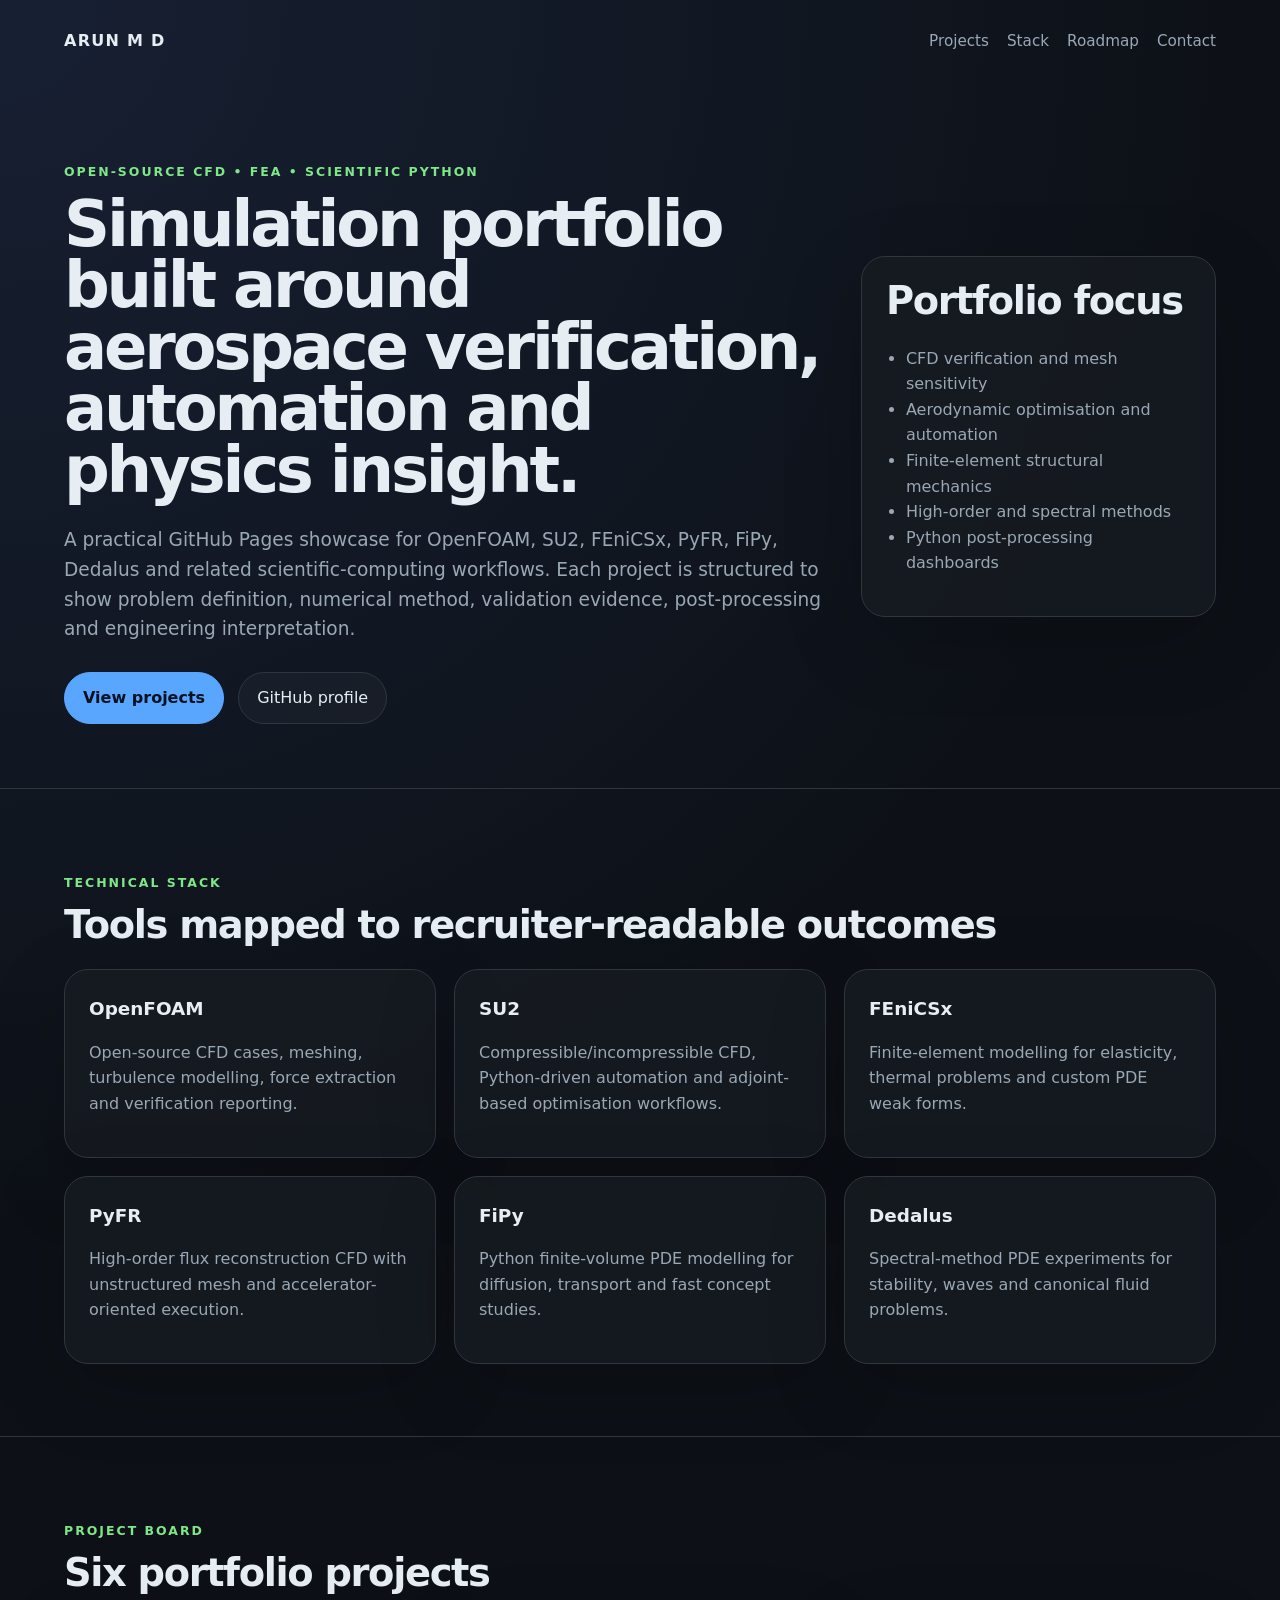
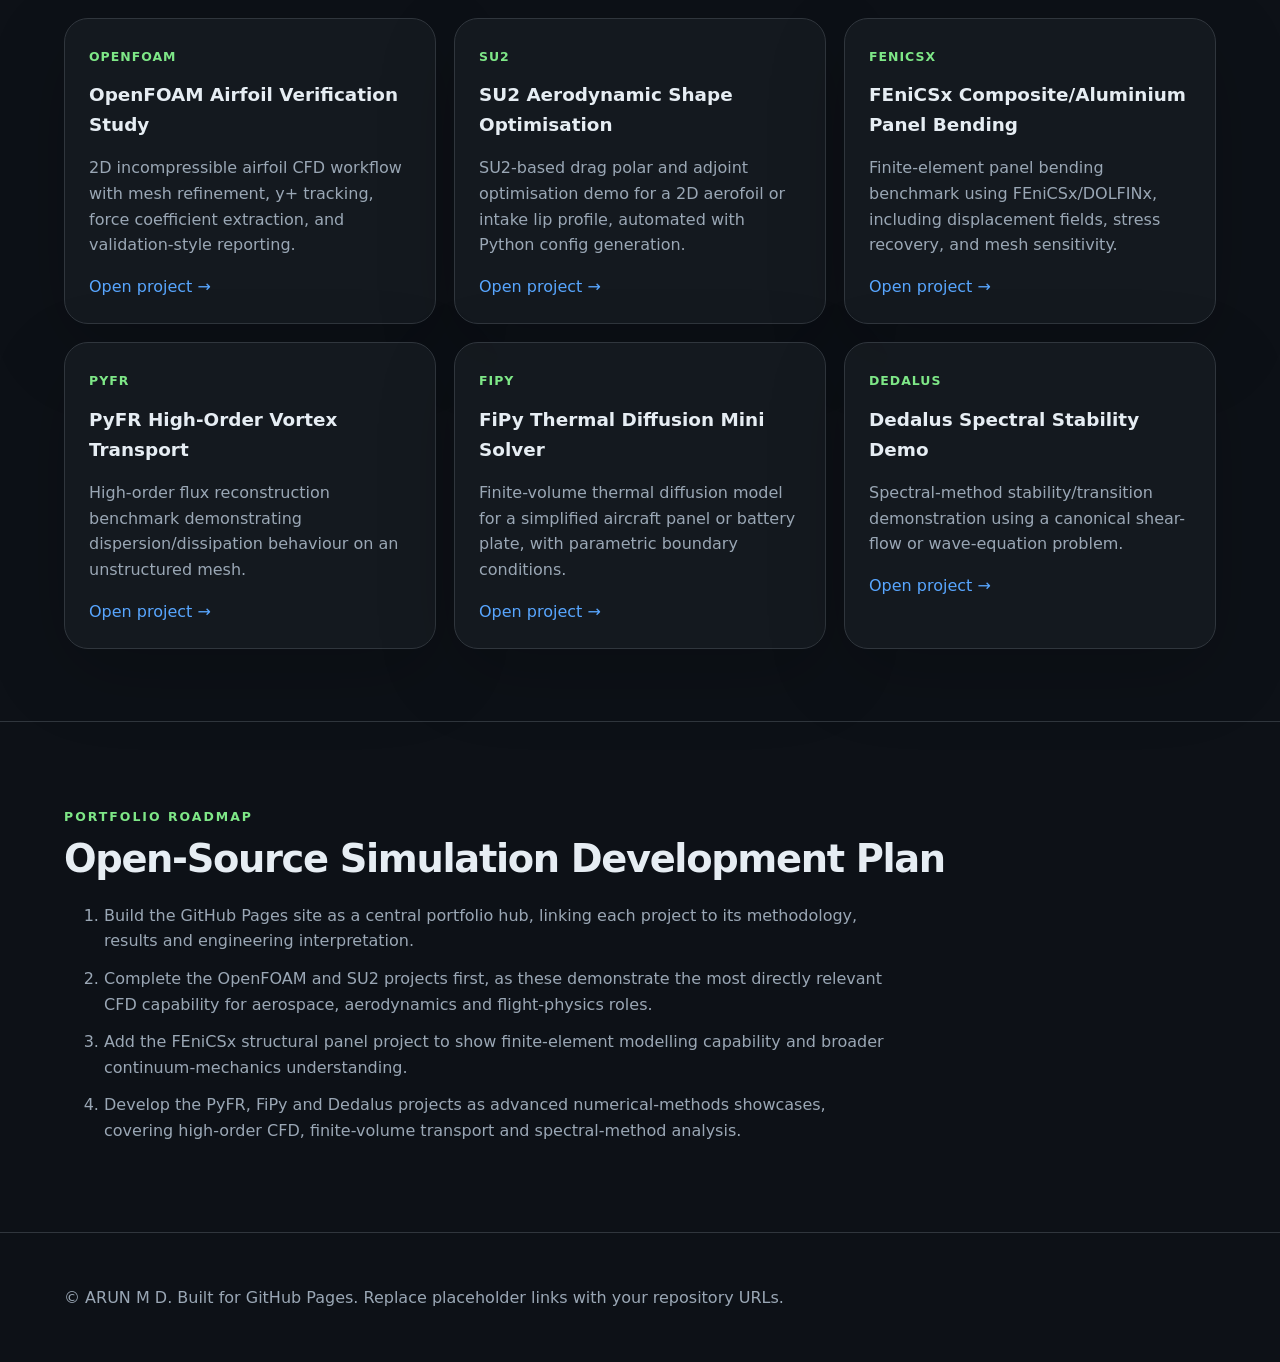
<file: index.html>
<!doctype html>
<html lang="en">
<head>
  <meta charset="utf-8">
  <meta name="viewport" content="width=device-width, initial-scale=1">
  <title>ARUN M D | Open-Source CFD & Simulation Portfolio</title>
  <meta name="description" content="A GitHub Pages portfolio for open-source CFD, finite-element, finite-volume and spectral-method projects using OpenFOAM, SU2, FEniCSx, PyFR, FiPy and Dedalus.">
  <link rel="stylesheet" href="assets/styles.css">
</head>
<body>
  <header class="hero">
    <nav>
      <div class="brand">ARUN M D</div>
      <div class="links">
        <a href="#projects">Projects</a>
        <a href="#stack">Stack</a>
        <a href="#roadmap">Roadmap</a>
        <a href="mailto:arun8.b@gmail.com">Contact</a>
      </div>
    </nav>
    <section class="hero-grid">
      <div>
        <p class="eyebrow">Open-source CFD • FEA • Scientific Python</p>
        <h1>Simulation portfolio built around aerospace verification, automation and physics insight.</h1>
        <p class="lead">A practical GitHub Pages showcase for OpenFOAM, SU2, FEniCSx, PyFR, FiPy, Dedalus and related scientific-computing workflows. Each project is structured to show problem definition, numerical method, validation evidence, post-processing and engineering interpretation.</p>
        <div class="cta-row">
          <a class="button primary" href="#projects">View projects</a>
          <a class="button" href="https://github.com/" target="_blank" rel="noreferrer">GitHub profile</a>
        </div>
      </div>
      <aside class="summary-card">
        <h2>Portfolio focus</h2>
        <ul>
          <li>CFD verification and mesh sensitivity</li>
          <li>Aerodynamic optimisation and automation</li>
          <li>Finite-element structural mechanics</li>
          <li>High-order and spectral methods</li>
          <li>Python post-processing dashboards</li>
        </ul>
      </aside>
    </section>
  </header>

  <main>
    <section id="stack" class="section">
      <p class="eyebrow">Technical stack</p>
      <h2>Tools mapped to recruiter-readable outcomes</h2>
      <div class="stack-grid">
        <article><h3>OpenFOAM</h3><p>Open-source CFD cases, meshing, turbulence modelling, force extraction and verification reporting.</p></article>
        <article><h3>SU2</h3><p>Compressible/incompressible CFD, Python-driven automation and adjoint-based optimisation workflows.</p></article>
        <article><h3>FEniCSx</h3><p>Finite-element modelling for elasticity, thermal problems and custom PDE weak forms.</p></article>
        <article><h3>PyFR</h3><p>High-order flux reconstruction CFD with unstructured mesh and accelerator-oriented execution.</p></article>
        <article><h3>FiPy</h3><p>Python finite-volume PDE modelling for diffusion, transport and fast concept studies.</p></article>
        <article><h3>Dedalus</h3><p>Spectral-method PDE experiments for stability, waves and canonical fluid problems.</p></article>
      </div>
    </section>

    <section id="projects" class="section">
      <p class="eyebrow">Project board</p>
      <h2>Six portfolio projects</h2>
      <div class="project-grid">
        
        <article class="project-card">
          <div class="tool">OpenFOAM</div>
          <h3>OpenFOAM Airfoil Verification Study</h3>
          <p>2D incompressible airfoil CFD workflow with mesh refinement, y+ tracking, force coefficient extraction, and validation-style reporting.</p>
          <a href="projects/openfoam-airfoil-verification/">Open project →</a>
        </article>
        
        <article class="project-card">
          <div class="tool">SU2</div>
          <h3>SU2 Aerodynamic Shape Optimisation</h3>
          <p>SU2-based drag polar and adjoint optimisation demo for a 2D aerofoil or intake lip profile, automated with Python config generation.</p>
          <a href="projects/su2-aero-optimisation/">Open project →</a>
        </article>
        
        <article class="project-card">
          <div class="tool">FEniCSx</div>
          <h3>FEniCSx Composite/Aluminium Panel Bending</h3>
          <p>Finite-element panel bending benchmark using FEniCSx/DOLFINx, including displacement fields, stress recovery, and mesh sensitivity.</p>
          <a href="projects/fenicsx-structural-panel/">Open project →</a>
        </article>
        
        <article class="project-card">
          <div class="tool">PyFR</div>
          <h3>PyFR High-Order Vortex Transport</h3>
          <p>High-order flux reconstruction benchmark demonstrating dispersion/dissipation behaviour on an unstructured mesh.</p>
          <a href="projects/pyfr-high-order-vortex/">Open project →</a>
        </article>
        
        <article class="project-card">
          <div class="tool">FiPy</div>
          <h3>FiPy Thermal Diffusion Mini Solver</h3>
          <p>Finite-volume thermal diffusion model for a simplified aircraft panel or battery plate, with parametric boundary conditions.</p>
          <a href="projects/fipy-diffusion-thermal/">Open project →</a>
        </article>
        
        <article class="project-card">
          <div class="tool">Dedalus</div>
          <h3>Dedalus Spectral Stability Demo</h3>
          <p>Spectral-method stability/transition demonstration using a canonical shear-flow or wave-equation problem.</p>
          <a href="projects/dedalus-stability-demo/">Open project →</a>
        </article>
        
      </div>
    </section>

<section id="roadmap" class="section roadmap">
  <p class="eyebrow">Portfolio roadmap</p>
  <h2>Open-Source Simulation Development Plan</h2>
  <ol>
    <li>Build the GitHub Pages site as a central portfolio hub, linking each project to its methodology, results and engineering interpretation.</li>
    <li>Complete the OpenFOAM and SU2 projects first, as these demonstrate the most directly relevant CFD capability for aerospace, aerodynamics and flight-physics roles.</li>
    <li>Add the FEniCSx structural panel project to show finite-element modelling capability and broader continuum-mechanics understanding.</li>
    <li>Develop the PyFR, FiPy and Dedalus projects as advanced numerical-methods showcases, covering high-order CFD, finite-volume transport and spectral-method analysis.</li>
  </ol>
</section>

  <footer>
    <p>© ARUN M D. Built for GitHub Pages. Replace placeholder links with your repository URLs.</p>
  </footer>
</body>
</html>
</file>
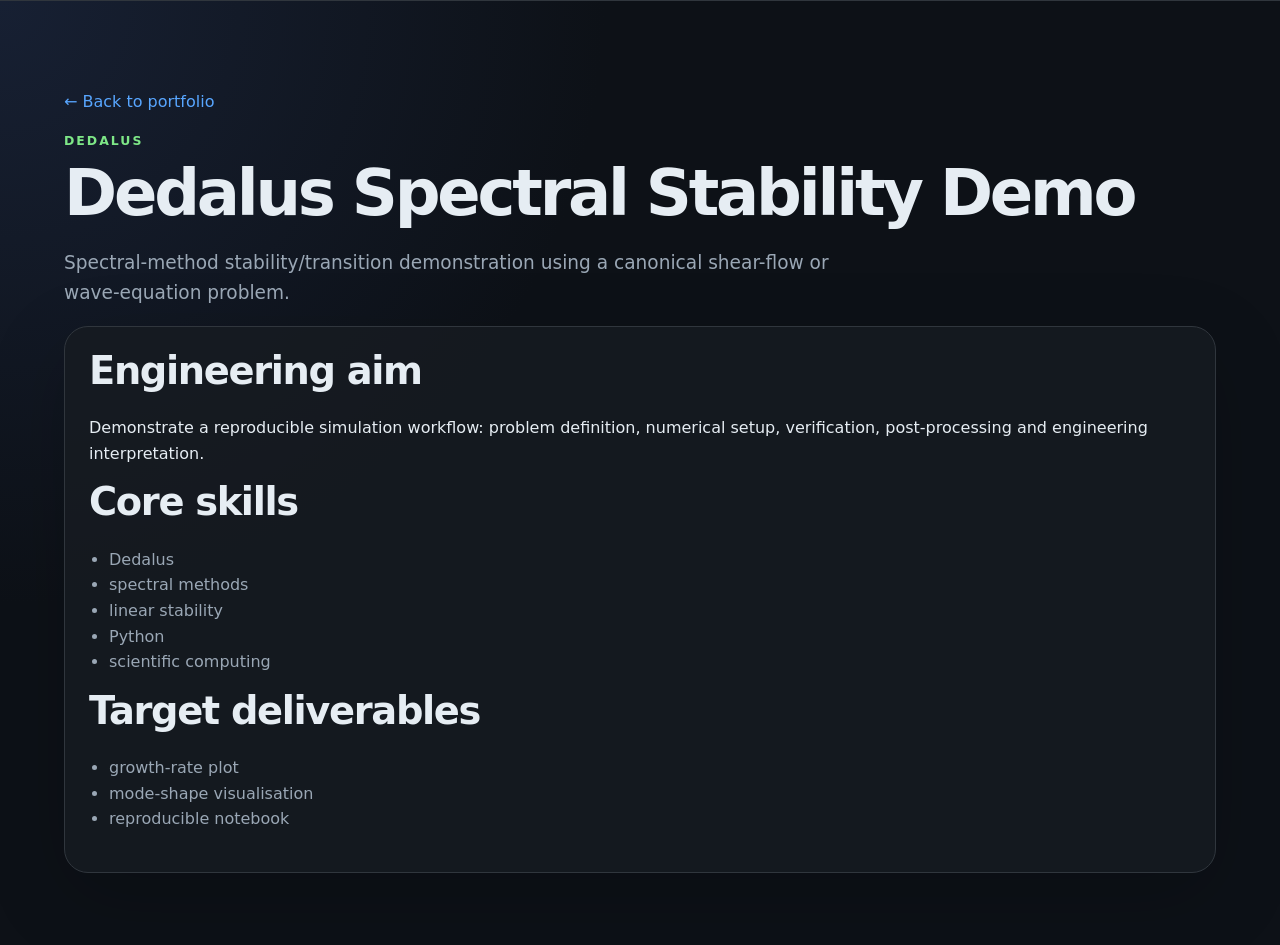
<file: projects/dedalus-stability-demo/index.html>
<!doctype html>
<html lang="en">
<head>
  <meta charset="utf-8">
  <meta name="viewport" content="width=device-width, initial-scale=1">
  <title>Dedalus Spectral Stability Demo | ARUN M D</title>
  <link rel="stylesheet" href="../../assets/styles.css">
</head>
<body>
  <main class="section">
    <p><a href="../../">← Back to portfolio</a></p>
    <p class="eyebrow">Dedalus</p>
    <h1>Dedalus Spectral Stability Demo</h1>
    <p class="lead">Spectral-method stability/transition demonstration using a canonical shear-flow or wave-equation problem.</p>

    <section class="summary-card">
      <h2>Engineering aim</h2>
      <p>Demonstrate a reproducible simulation workflow: problem definition, numerical setup, verification, post-processing and engineering interpretation.</p>

      <h2>Core skills</h2>
      <ul>
        <li>Dedalus</li><li>spectral methods</li><li>linear stability</li><li>Python</li><li>scientific computing</li>
      </ul>

      <h2>Target deliverables</h2>
      <ul>
        <li>growth-rate plot</li><li>mode-shape visualisation</li><li>reproducible notebook</li>
      </ul>
    </section>
  </main>
</body>
</html>
</file>
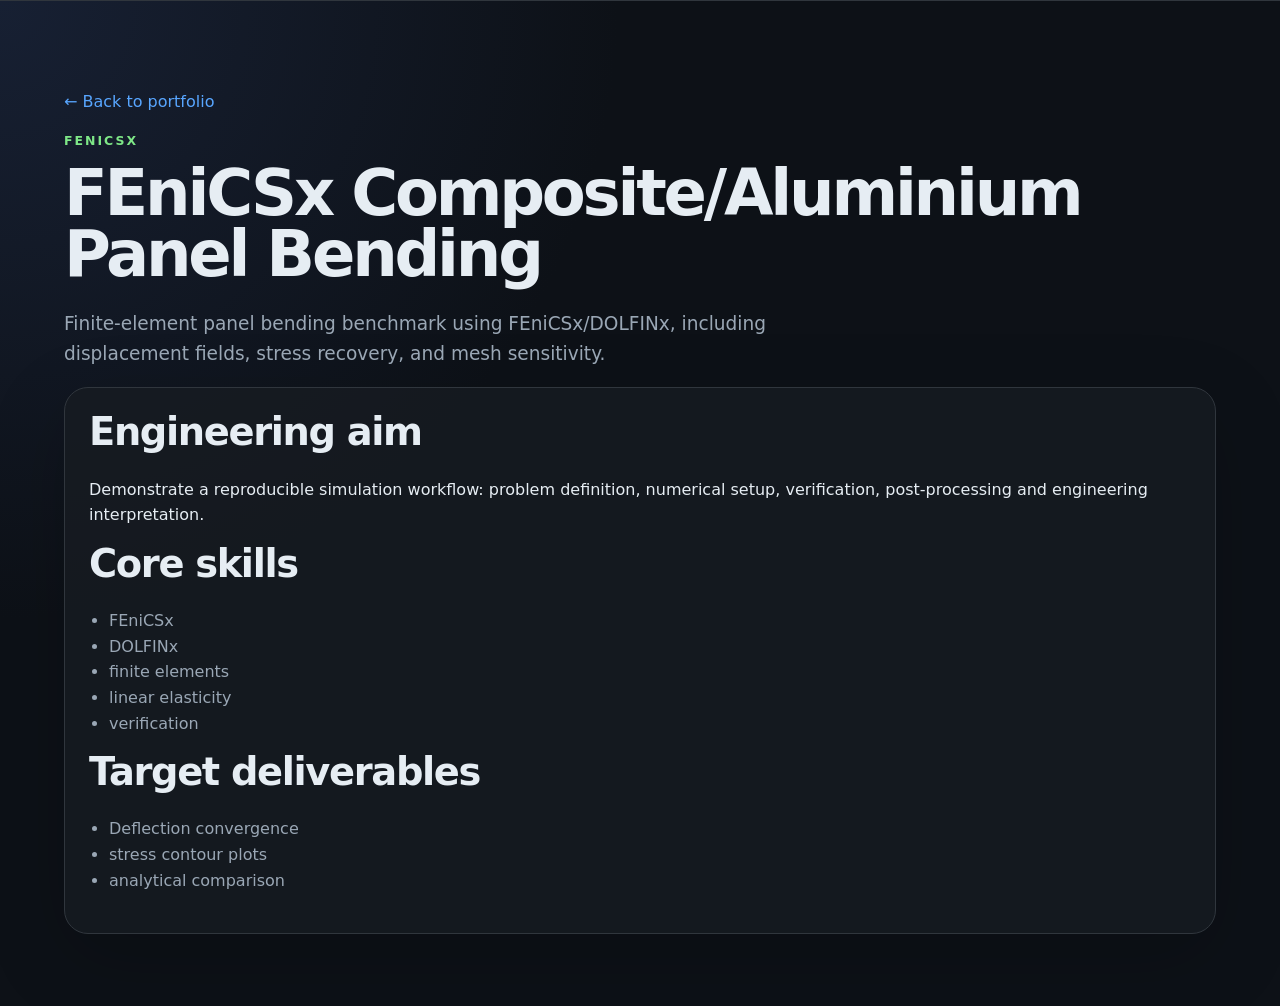
<file: projects/fenicsx-structural-panel/index.html>
<!doctype html>
<html lang="en">
<head>
  <meta charset="utf-8">
  <meta name="viewport" content="width=device-width, initial-scale=1">
  <title>FEniCSx Composite/Aluminium Panel Bending | ARUN M D</title>
  <link rel="stylesheet" href="../../assets/styles.css">
</head>
<body>
  <main class="section">
    <p><a href="../../">← Back to portfolio</a></p>
    <p class="eyebrow">FEniCSx</p>
    <h1>FEniCSx Composite/Aluminium Panel Bending</h1>
    <p class="lead">Finite-element panel bending benchmark using FEniCSx/DOLFINx, including displacement fields, stress recovery, and mesh sensitivity.</p>

    <section class="summary-card">
      <h2>Engineering aim</h2>
      <p>Demonstrate a reproducible simulation workflow: problem definition, numerical setup, verification, post-processing and engineering interpretation.</p>

      <h2>Core skills</h2>
      <ul>
        <li>FEniCSx</li><li>DOLFINx</li><li>finite elements</li><li>linear elasticity</li><li>verification</li>
      </ul>

      <h2>Target deliverables</h2>
      <ul>
        <li>Deflection convergence</li><li>stress contour plots</li><li>analytical comparison</li>
      </ul>
    </section>
  </main>
</body>
</html>
</file>
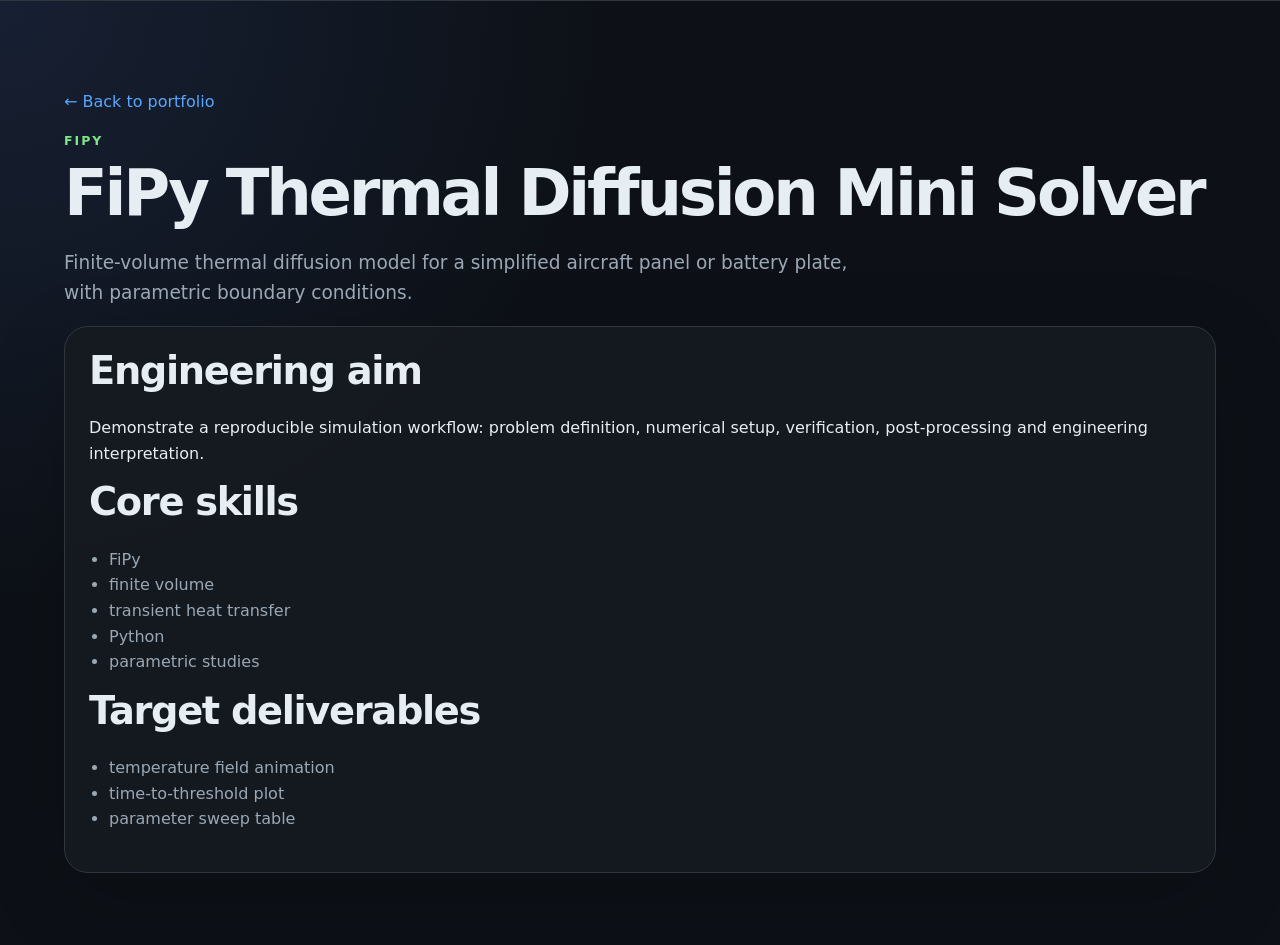
<file: projects/fipy-diffusion-thermal/index.html>
<!doctype html>
<html lang="en">
<head>
  <meta charset="utf-8">
  <meta name="viewport" content="width=device-width, initial-scale=1">
  <title>FiPy Thermal Diffusion Mini Solver | ARUN M D</title>
  <link rel="stylesheet" href="../../assets/styles.css">
</head>
<body>
  <main class="section">
    <p><a href="../../">← Back to portfolio</a></p>
    <p class="eyebrow">FiPy</p>
    <h1>FiPy Thermal Diffusion Mini Solver</h1>
    <p class="lead">Finite-volume thermal diffusion model for a simplified aircraft panel or battery plate, with parametric boundary conditions.</p>

    <section class="summary-card">
      <h2>Engineering aim</h2>
      <p>Demonstrate a reproducible simulation workflow: problem definition, numerical setup, verification, post-processing and engineering interpretation.</p>

      <h2>Core skills</h2>
      <ul>
        <li>FiPy</li><li>finite volume</li><li>transient heat transfer</li><li>Python</li><li>parametric studies</li>
      </ul>

      <h2>Target deliverables</h2>
      <ul>
        <li>temperature field animation</li><li>time-to-threshold plot</li><li>parameter sweep table</li>
      </ul>
    </section>
  </main>
</body>
</html>
</file>
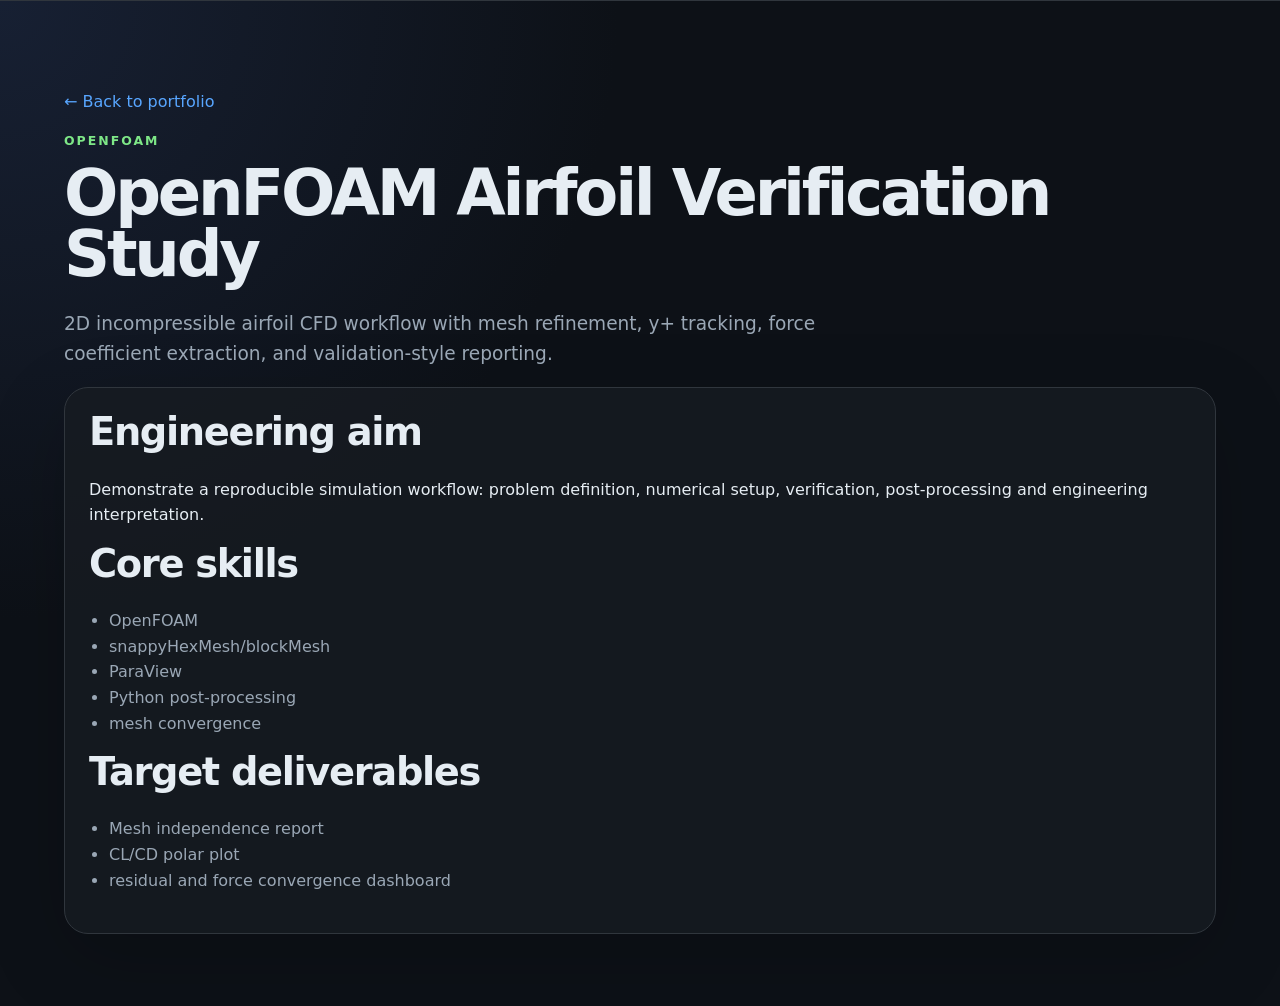
<file: projects/openfoam-airfoil-verification/index.html>
<!doctype html>
<html lang="en">
<head>
  <meta charset="utf-8">
  <meta name="viewport" content="width=device-width, initial-scale=1">
  <title>OpenFOAM Airfoil Verification Study | ARUN M D</title>
  <link rel="stylesheet" href="../../assets/styles.css">
</head>
<body>
  <main class="section">
    <p><a href="../../">← Back to portfolio</a></p>
    <p class="eyebrow">OpenFOAM</p>
    <h1>OpenFOAM Airfoil Verification Study</h1>
    <p class="lead">2D incompressible airfoil CFD workflow with mesh refinement, y+ tracking, force coefficient extraction, and validation-style reporting.</p>

    <section class="summary-card">
      <h2>Engineering aim</h2>
      <p>Demonstrate a reproducible simulation workflow: problem definition, numerical setup, verification, post-processing and engineering interpretation.</p>

      <h2>Core skills</h2>
      <ul>
        <li>OpenFOAM</li><li>snappyHexMesh/blockMesh</li><li>ParaView</li><li>Python post-processing</li><li>mesh convergence</li>
      </ul>

      <h2>Target deliverables</h2>
      <ul>
        <li>Mesh independence report</li><li>CL/CD polar plot</li><li>residual and force convergence dashboard</li>
      </ul>
    </section>
  </main>
</body>
</html>
</file>
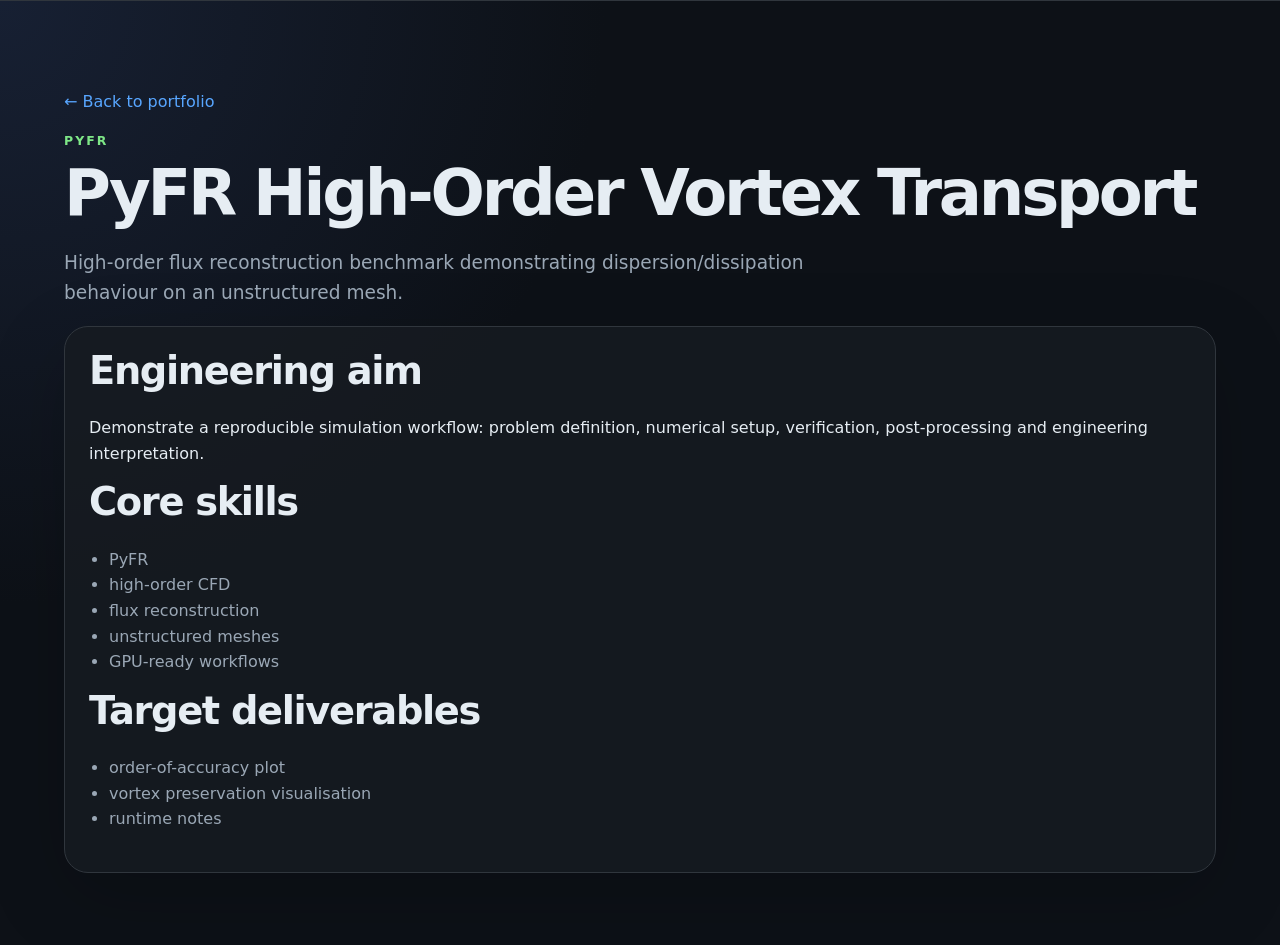
<file: projects/pyfr-high-order-vortex/index.html>
<!doctype html>
<html lang="en">
<head>
  <meta charset="utf-8">
  <meta name="viewport" content="width=device-width, initial-scale=1">
  <title>PyFR High-Order Vortex Transport | ARUN M D</title>
  <link rel="stylesheet" href="../../assets/styles.css">
</head>
<body>
  <main class="section">
    <p><a href="../../">← Back to portfolio</a></p>
    <p class="eyebrow">PyFR</p>
    <h1>PyFR High-Order Vortex Transport</h1>
    <p class="lead">High-order flux reconstruction benchmark demonstrating dispersion/dissipation behaviour on an unstructured mesh.</p>

    <section class="summary-card">
      <h2>Engineering aim</h2>
      <p>Demonstrate a reproducible simulation workflow: problem definition, numerical setup, verification, post-processing and engineering interpretation.</p>

      <h2>Core skills</h2>
      <ul>
        <li>PyFR</li><li>high-order CFD</li><li>flux reconstruction</li><li>unstructured meshes</li><li>GPU-ready workflows</li>
      </ul>

      <h2>Target deliverables</h2>
      <ul>
        <li>order-of-accuracy plot</li><li>vortex preservation visualisation</li><li>runtime notes</li>
      </ul>
    </section>
  </main>
</body>
</html>
</file>
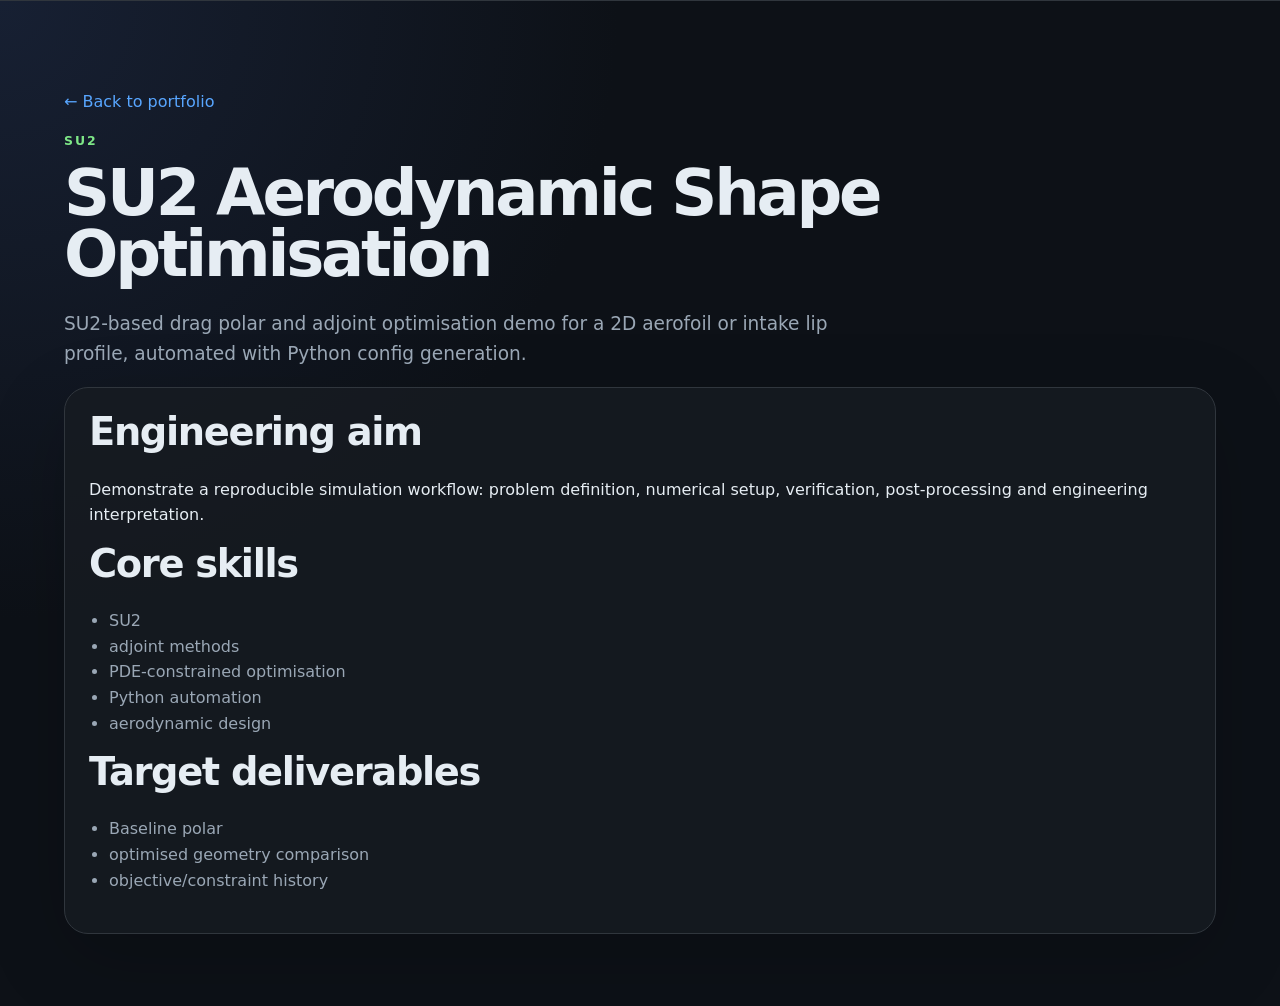
<file: projects/su2-aero-optimisation/index.html>
<!doctype html>
<html lang="en">
<head>
  <meta charset="utf-8">
  <meta name="viewport" content="width=device-width, initial-scale=1">
  <title>SU2 Aerodynamic Shape Optimisation | ARUN M D</title>
  <link rel="stylesheet" href="../../assets/styles.css">
</head>
<body>
  <main class="section">
    <p><a href="../../">← Back to portfolio</a></p>
    <p class="eyebrow">SU2</p>
    <h1>SU2 Aerodynamic Shape Optimisation</h1>
    <p class="lead">SU2-based drag polar and adjoint optimisation demo for a 2D aerofoil or intake lip profile, automated with Python config generation.</p>

    <section class="summary-card">
      <h2>Engineering aim</h2>
      <p>Demonstrate a reproducible simulation workflow: problem definition, numerical setup, verification, post-processing and engineering interpretation.</p>

      <h2>Core skills</h2>
      <ul>
        <li>SU2</li><li>adjoint methods</li><li>PDE-constrained optimisation</li><li>Python automation</li><li>aerodynamic design</li>
      </ul>

      <h2>Target deliverables</h2>
      <ul>
        <li>Baseline polar</li><li>optimised geometry comparison</li><li>objective/constraint history</li>
      </ul>
    </section>
  </main>
</body>
</html>
</file>
<file: assets/styles.css>
:root {
  --bg: #0d1117;
  --panel: #161b22;
  --panel-2: #1f2937;
  --text: #e6edf3;
  --muted: #9aa7b5;
  --line: #30363d;
  --accent: #58a6ff;
  --accent-2: #7ee787;
}
* { box-sizing: border-box; }
html { scroll-behavior: smooth; }
body {
  margin: 0;
  font-family: Inter, ui-sans-serif, system-ui, -apple-system, BlinkMacSystemFont, "Segoe UI", sans-serif;
  background: radial-gradient(circle at top left, #172033, var(--bg) 38%);
  color: var(--text);
  line-height: 1.6;
}
a { color: var(--accent); text-decoration: none; }
a:hover { text-decoration: underline; }
.hero { padding: 28px clamp(20px, 5vw, 72px) 64px; min-height: 78vh; }
nav {
  display: flex; justify-content: space-between; align-items: center;
  gap: 24px; margin-bottom: 96px;
}
.brand { font-weight: 800; letter-spacing: 0.08em; }
.links { display: flex; flex-wrap: wrap; gap: 18px; }
.links a { color: var(--muted); font-size: 0.95rem; }
.hero-grid {
  display: grid; grid-template-columns: minmax(0, 1.5fr) minmax(280px, 0.7fr);
  gap: 36px; align-items: center;
}
.eyebrow {
  color: var(--accent-2); text-transform: uppercase; letter-spacing: 0.16em;
  font-weight: 700; font-size: 0.78rem; margin-bottom: 12px;
}
h1 { font-size: clamp(2.4rem, 5vw, 5.4rem); line-height: 0.96; margin: 0 0 24px; letter-spacing: -0.05em; }
h2 { font-size: clamp(1.8rem, 3vw, 3rem); line-height: 1.05; margin: 0 0 24px; letter-spacing: -0.035em; }
h3 { margin: 0 0 10px; font-size: 1.15rem; }
.lead { max-width: 820px; color: var(--muted); font-size: 1.16rem; }
.cta-row { display: flex; flex-wrap: wrap; gap: 14px; margin-top: 28px; }
.button {
  border: 1px solid var(--line); padding: 12px 18px; border-radius: 999px;
  color: var(--text); background: rgba(255,255,255,0.03);
}
.button.primary { background: var(--accent); color: #07111f; border-color: var(--accent); font-weight: 800; }
.summary-card, .project-card, .stack-grid article {
  border: 1px solid var(--line); background: rgba(22,27,34,0.82);
  border-radius: 24px; padding: 24px; box-shadow: 0 24px 80px rgba(0,0,0,0.18);
}
.summary-card ul { padding-left: 20px; color: var(--muted); }
.section { padding: 72px clamp(20px, 5vw, 72px); border-top: 1px solid var(--line); }
.stack-grid, .project-grid {
  display: grid; grid-template-columns: repeat(3, minmax(0, 1fr)); gap: 18px;
}
.stack-grid p, .project-card p, .roadmap li { color: var(--muted); }
.tool {
  display: inline-flex; font-size: 0.78rem; font-weight: 800; letter-spacing: 0.08em;
  color: var(--accent-2); margin-bottom: 14px; text-transform: uppercase;
}
.roadmap ol { max-width: 820px; }
.roadmap li { margin-bottom: 12px; }
footer { padding: 36px clamp(20px, 5vw, 72px); color: var(--muted); border-top: 1px solid var(--line); }
@media (max-width: 900px) {
  .hero-grid, .stack-grid, .project-grid { grid-template-columns: 1fr; }
  nav { align-items: flex-start; flex-direction: column; margin-bottom: 56px; }
}
</file>
